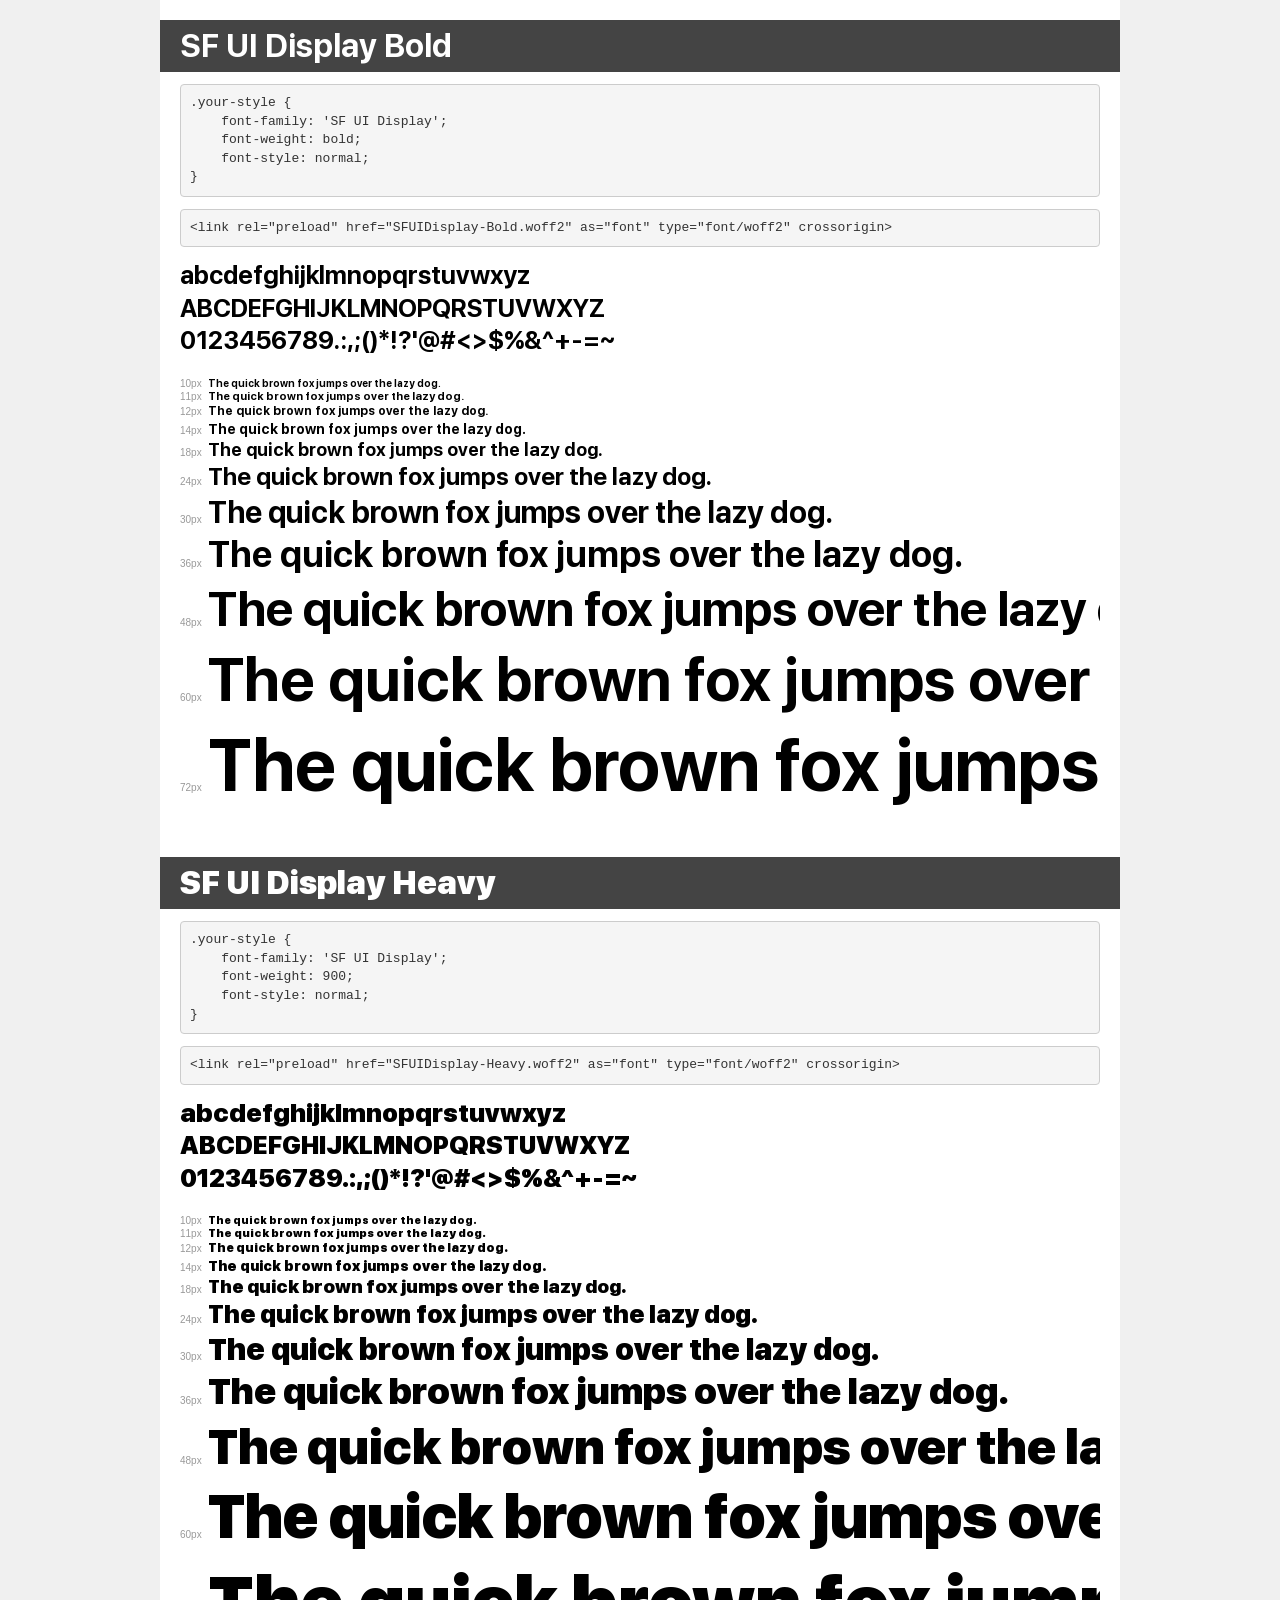
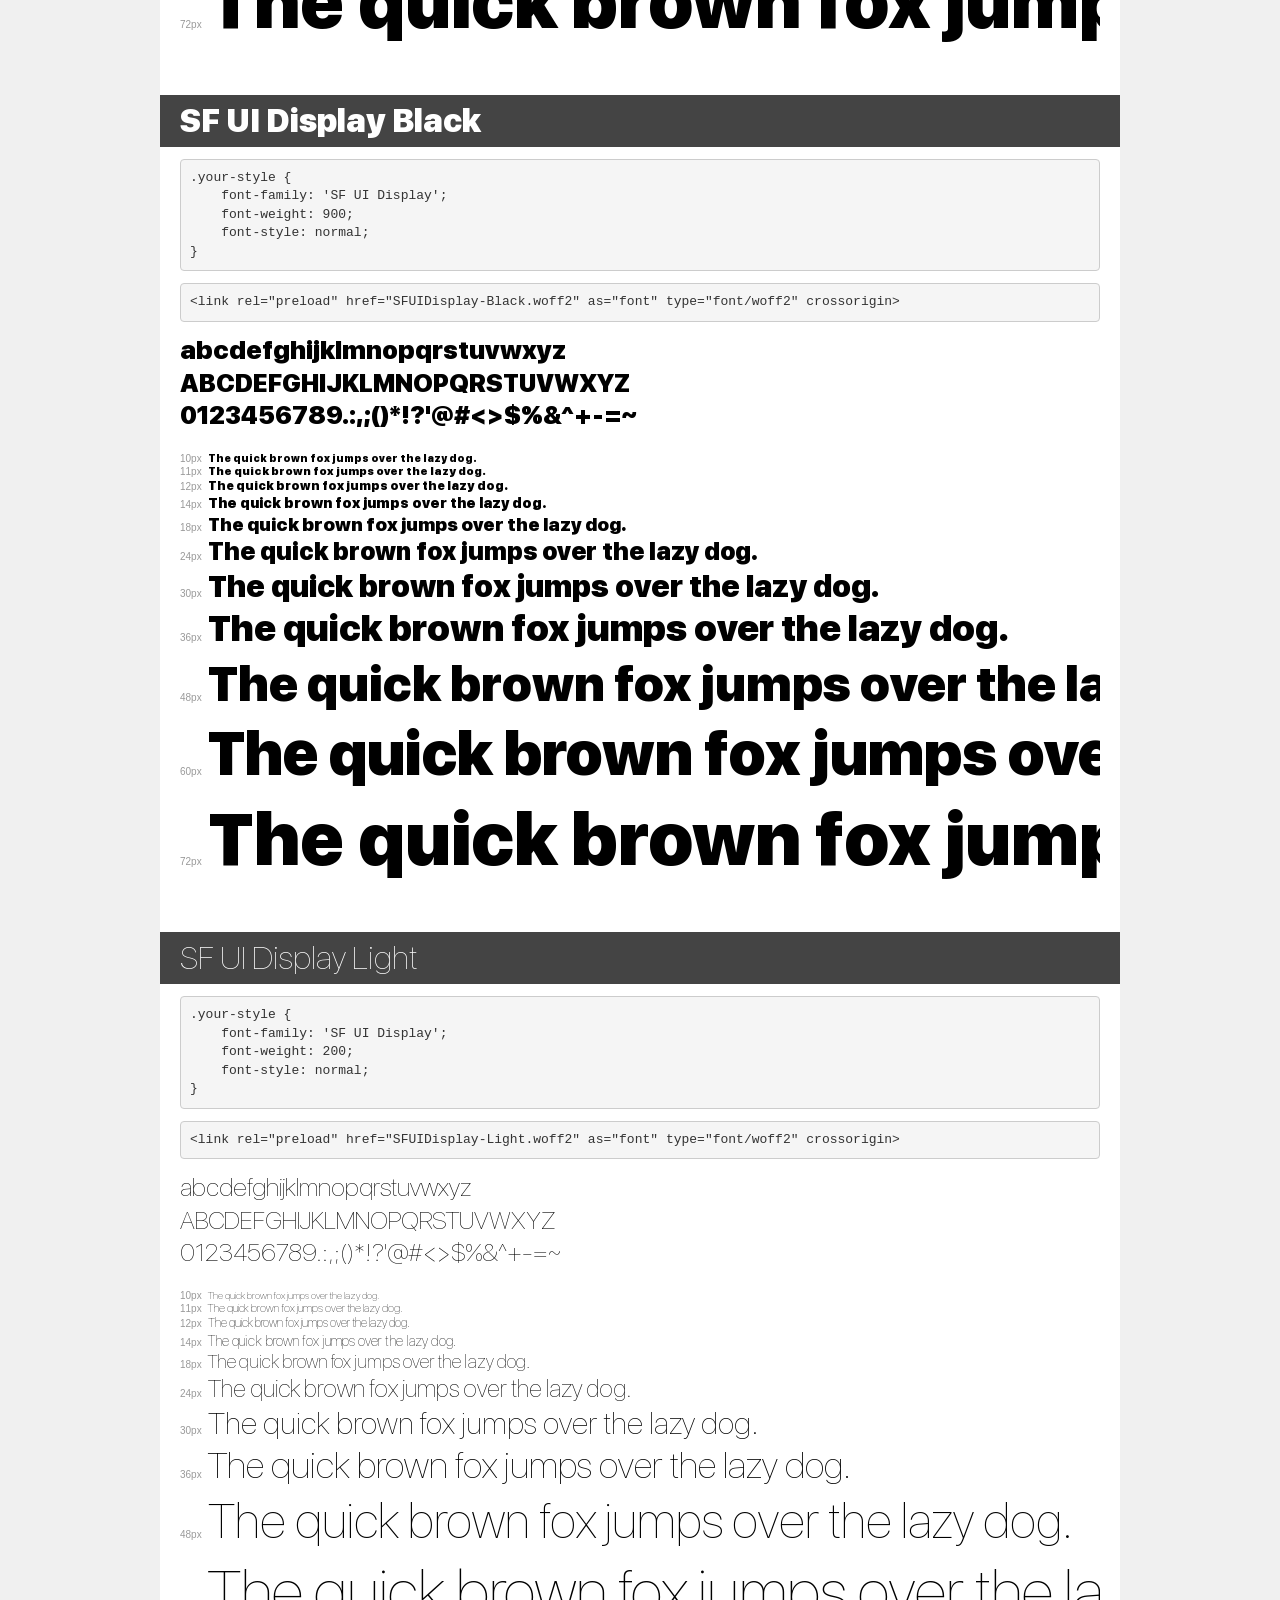
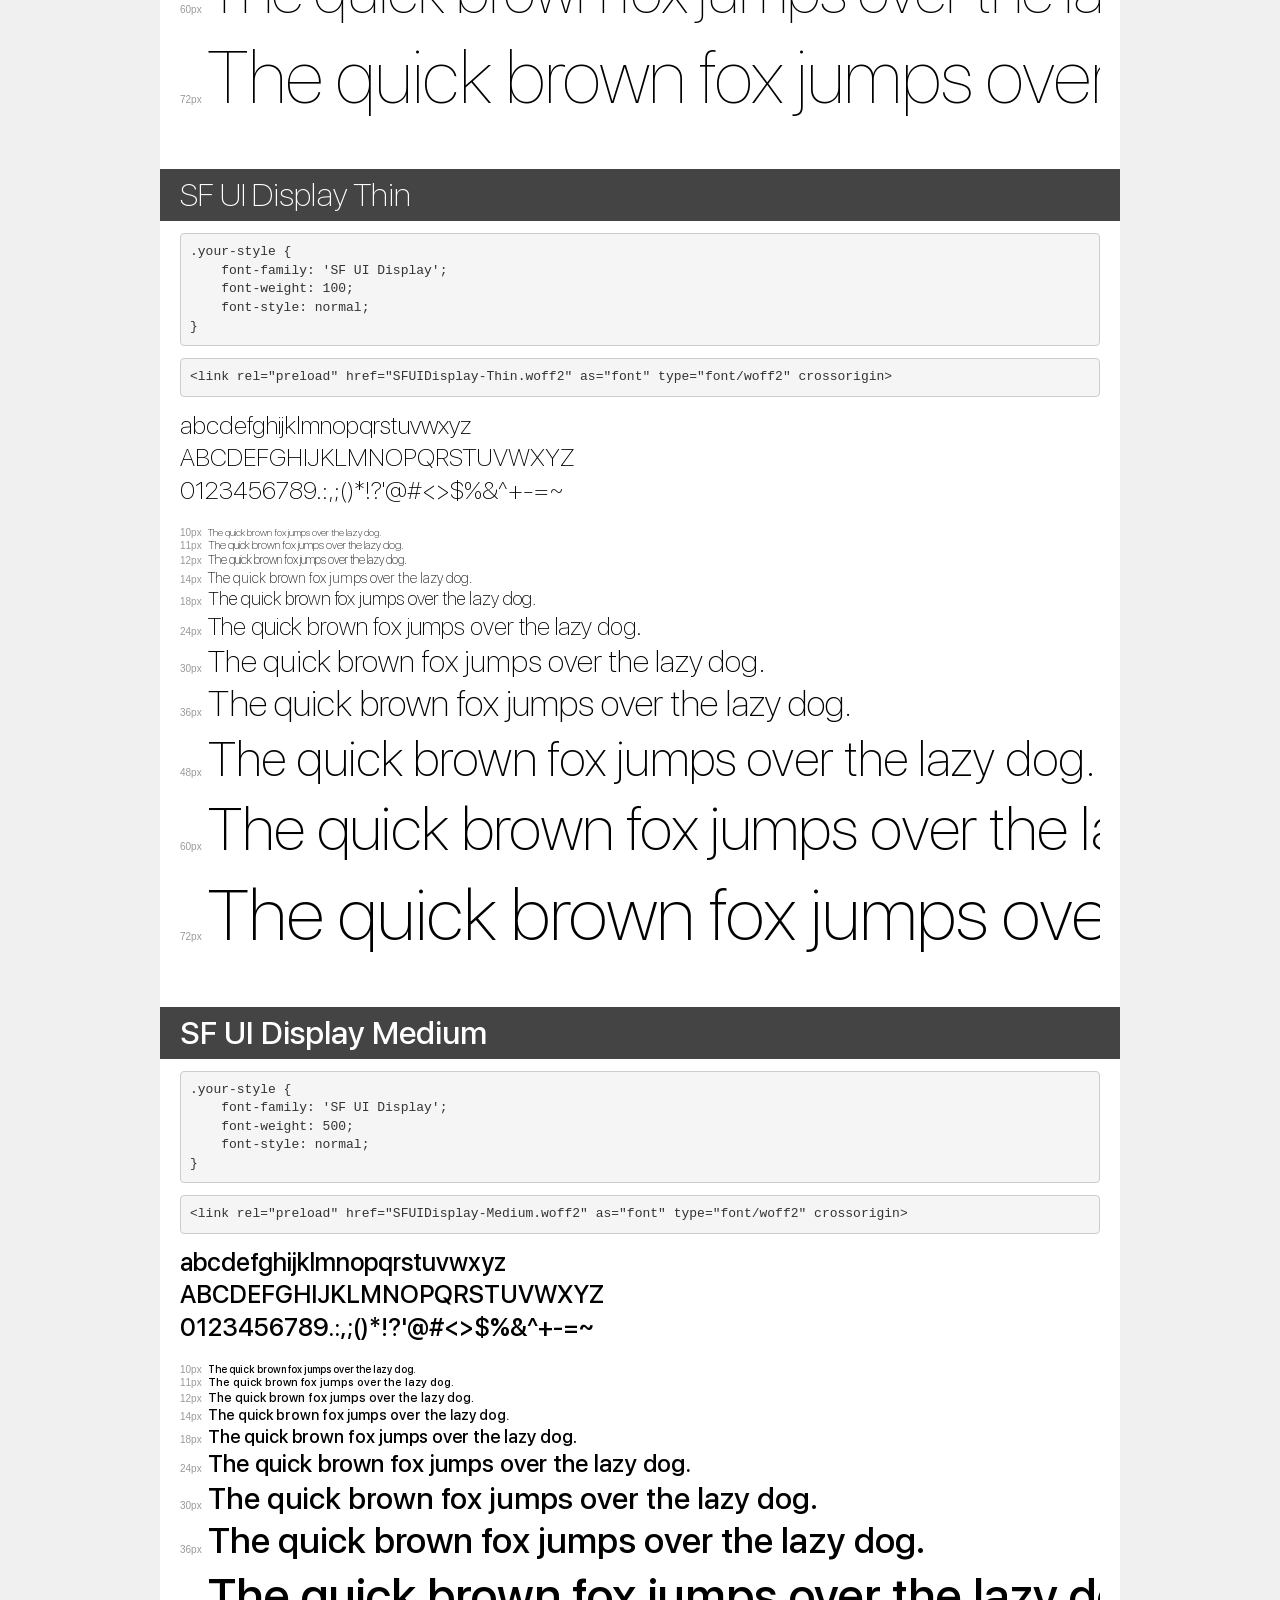
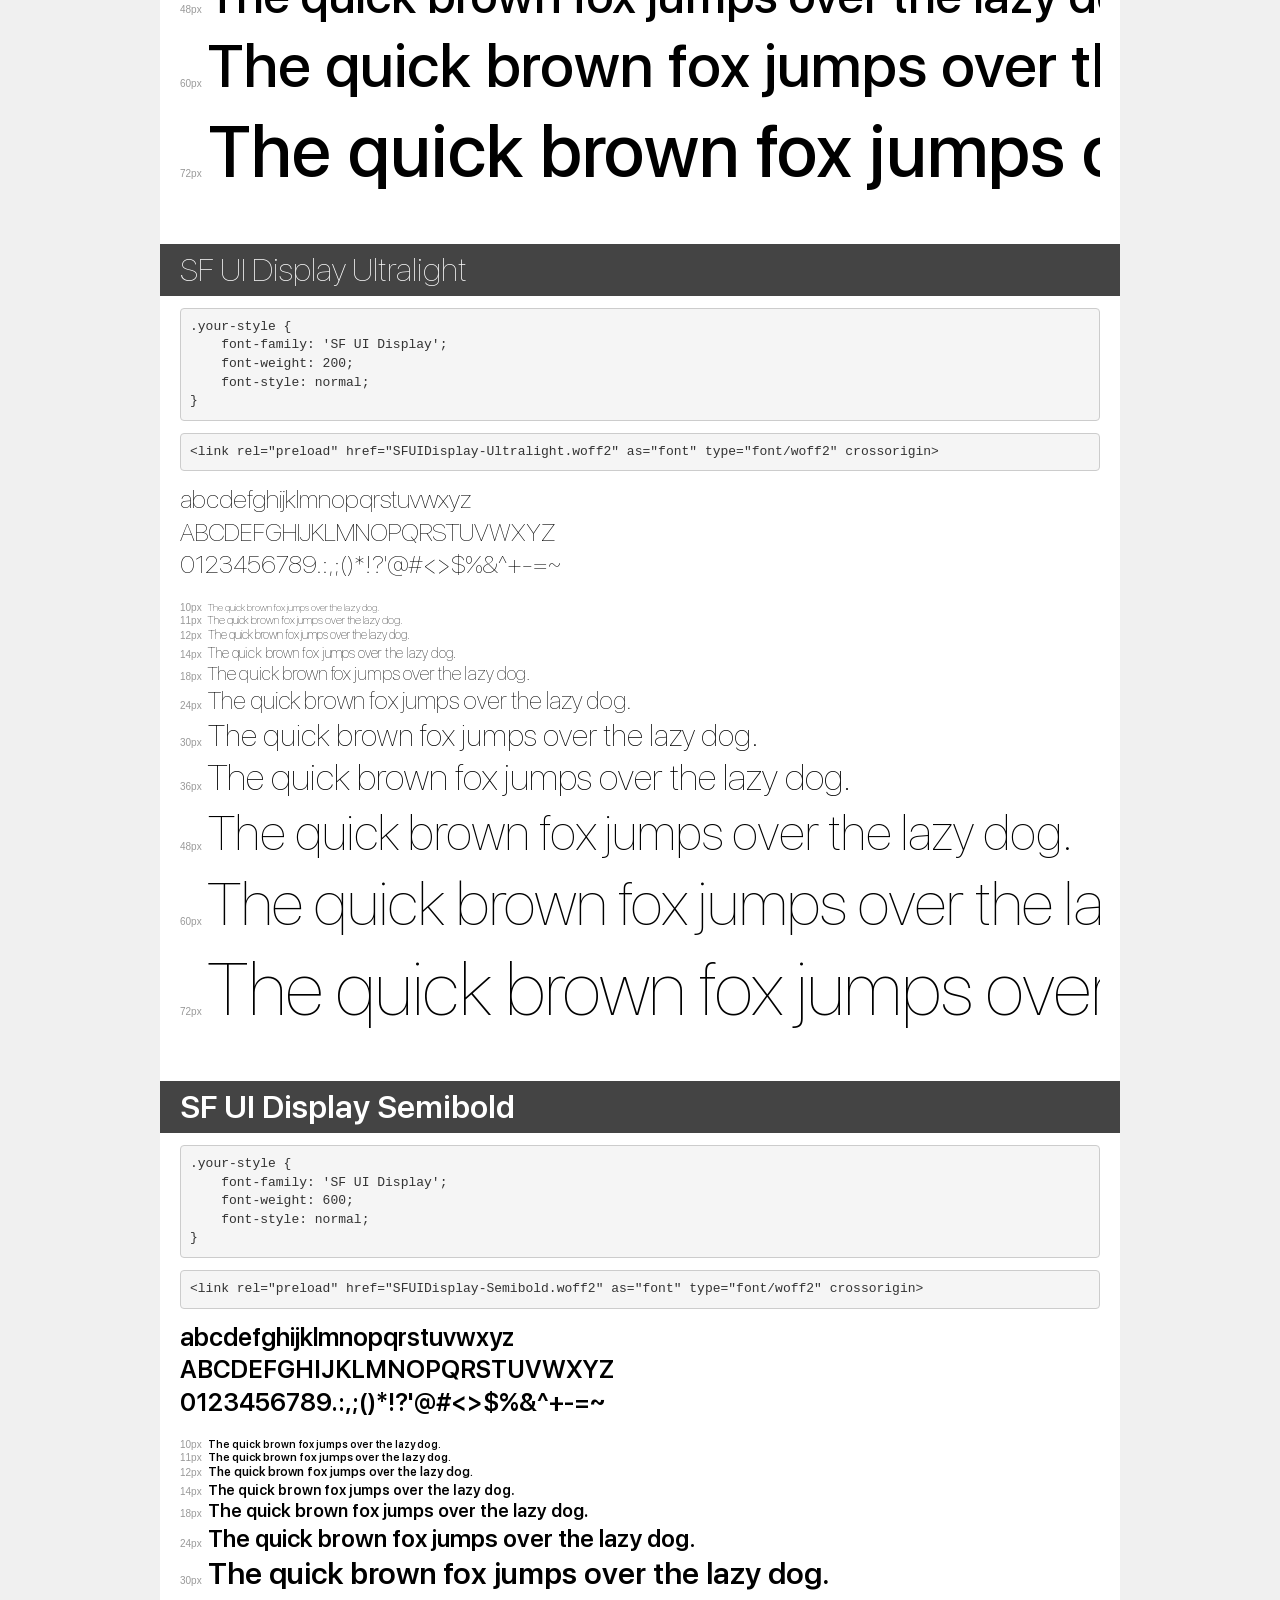
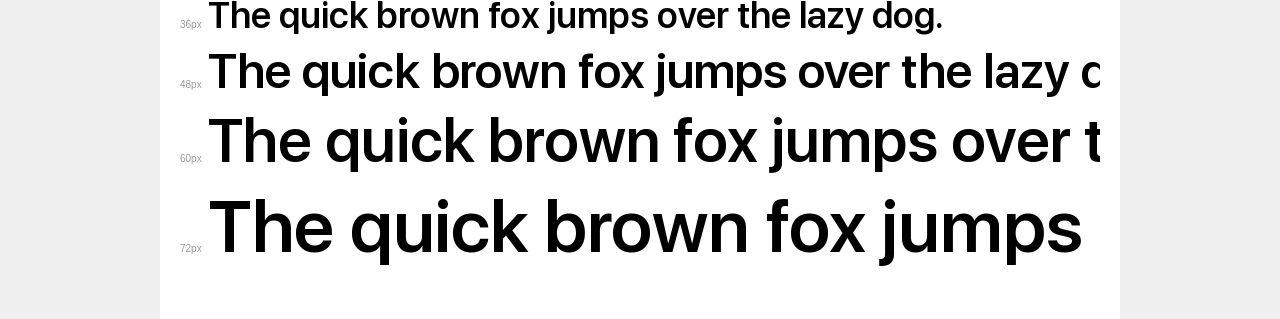
<file: assets/fonts/sfuidisplay/demo.html>
<!DOCTYPE html>
<html lang="en">
<head>
    <meta charset="utf-8">
    <meta http-equiv="X-UA-Compatible" content="IE=edge">
    <meta name="viewport" content="width=device-width, initial-scale=1">
    <meta name="robots" content="noindex, noarchive">
    <meta name="format-detection" content="telephone=no">
    <title>Transfonter demo</title>
    <link href="stylesheet.css" rel="stylesheet">
    <style>
        /*
        http://meyerweb.com/eric/tools/css/reset/
        v2.0 | 20110126
        License: none (public domain)
        */
        html, body, div, span, applet, object, iframe,
        h1, h2, h3, h4, h5, h6, p, blockquote, pre,
        a, abbr, acronym, address, big, cite, code,
        del, dfn, em, img, ins, kbd, q, s, samp,
        small, strike, strong, sub, sup, tt, var,
        b, u, i, center,
        dl, dt, dd, ol, ul, li,
        fieldset, form, label, legend,
        table, caption, tbody, tfoot, thead, tr, th, td,
        article, aside, canvas, details, embed,
        figure, figcaption, footer, header, hgroup,
        menu, nav, output, ruby, section, summary,
        time, mark, audio, video {
            margin: 0;
            padding: 0;
            border: 0;
            font-size: 100%;
            font: inherit;
            vertical-align: baseline;
        }
        /* HTML5 display-role reset for older browsers */
        article, aside, details, figcaption, figure,
        footer, header, hgroup, menu, nav, section {
            display: block;
        }
        body {
            line-height: 1;
        }
        ol, ul {
            list-style: none;
        }
        blockquote, q {
            quotes: none;
        }
        blockquote:before, blockquote:after,
        q:before, q:after {
            content: '';
            content: none;
        }
        table {
            border-collapse: collapse;
            border-spacing: 0;
        }
        /* demo styles */
        body {
            background: #f0f0f0;
            color: #000;
        }
        .page {
            background: #fff;
            width: 920px;
            margin: 0 auto;
            padding: 20px 20px 0 20px;
            overflow: hidden;
        }
        .font-container {
            overflow-x: auto;
            overflow-y: hidden;
            margin-bottom: 40px;
            line-height: 1.3;
            white-space: nowrap;
            padding-bottom: 5px;
        }
        h1 {
            position: relative;
            background: #444;
            font-size: 32px;
            color: #fff;
            padding: 10px 20px;
            margin: 0 -20px 12px -20px;
        }
        .letters {
            font-size: 25px;
            margin-bottom: 20px;
        }
        .s10:before {
            content: '10px';
        }
        .s11:before {
            content: '11px';
        }
        .s12:before {
            content: '12px';
        }
        .s14:before {
            content: '14px';
        }
        .s18:before {
            content: '18px';
        }
        .s24:before {
            content: '24px';
        }
        .s30:before {
            content: '30px';
        }
        .s36:before {
            content: '36px';
        }
        .s48:before {
            content: '48px';
        }
        .s60:before {
            content: '60px';
        }
        .s72:before {
            content: '72px';
        }
        .s10:before, .s11:before, .s12:before, .s14:before,
        .s18:before, .s24:before, .s30:before, .s36:before,
        .s48:before, .s60:before, .s72:before {
            font-family: Arial, sans-serif;
            font-size: 10px;
            font-weight: normal;
            font-style: normal;
            color: #999;
            padding-right: 6px;
        }
        pre {
            display: block;
            padding: 9px;
            margin: 0 0 12px;
            font-family: Monaco, Menlo, Consolas, "Courier New", monospace;
            font-size: 13px;
            line-height: 1.428571429;
            color: #333;
            font-weight: normal;
            font-style: normal;
            background-color: #f5f5f5;
            border: 1px solid #ccc;
            overflow-x: auto;
            border-radius: 4px;
        }
        /* responsive */
        @media (max-width: 959px) {
            .page {
                width: auto;
                margin: 0;
            }
        }
    </style>
</head>
<body>
<div class="page">
    <div class="demo">
        <h1 style="font-family: 'SF UI Display'; font-weight: bold; font-style: normal;">SF UI Display Bold</h1>
        <pre title="Usage">.your-style {
    font-family: 'SF UI Display';
    font-weight: bold;
    font-style: normal;
}</pre>
        <pre title="Preload (optional)">
&lt;link rel=&quot;preload&quot; href=&quot;SFUIDisplay-Bold.woff2&quot; as=&quot;font&quot; type=&quot;font/woff2&quot; crossorigin&gt;</pre>
        <div class="font-container" style="font-family: 'SF UI Display'; font-weight: bold; font-style: normal;">
            <p class="letters">
                abcdefghijklmnopqrstuvwxyz<br>
ABCDEFGHIJKLMNOPQRSTUVWXYZ<br>
                0123456789.:,;()*!?'@#&lt;&gt;$%&^+-=~
            </p>
            <p class="s10" style="font-size: 10px;">The quick brown fox jumps over the lazy dog.</p>
            <p class="s11" style="font-size: 11px;">The quick brown fox jumps over the lazy dog.</p>
            <p class="s12" style="font-size: 12px;">The quick brown fox jumps over the lazy dog.</p>
            <p class="s14" style="font-size: 14px;">The quick brown fox jumps over the lazy dog.</p>
            <p class="s18" style="font-size: 18px;">The quick brown fox jumps over the lazy dog.</p>
            <p class="s24" style="font-size: 24px;">The quick brown fox jumps over the lazy dog.</p>
            <p class="s30" style="font-size: 30px;">The quick brown fox jumps over the lazy dog.</p>
            <p class="s36" style="font-size: 36px;">The quick brown fox jumps over the lazy dog.</p>
            <p class="s48" style="font-size: 48px;">The quick brown fox jumps over the lazy dog.</p>
            <p class="s60" style="font-size: 60px;">The quick brown fox jumps over the lazy dog.</p>
            <p class="s72" style="font-size: 72px;">The quick brown fox jumps over the lazy dog.</p>
        </div>
    </div>

    <div class="demo">
        <h1 style="font-family: 'SF UI Display'; font-weight: 900; font-style: normal;">SF UI Display Heavy</h1>
        <pre title="Usage">.your-style {
    font-family: 'SF UI Display';
    font-weight: 900;
    font-style: normal;
}</pre>
        <pre title="Preload (optional)">
&lt;link rel=&quot;preload&quot; href=&quot;SFUIDisplay-Heavy.woff2&quot; as=&quot;font&quot; type=&quot;font/woff2&quot; crossorigin&gt;</pre>
        <div class="font-container" style="font-family: 'SF UI Display'; font-weight: 900; font-style: normal;">
            <p class="letters">
                abcdefghijklmnopqrstuvwxyz<br>
ABCDEFGHIJKLMNOPQRSTUVWXYZ<br>
                0123456789.:,;()*!?'@#&lt;&gt;$%&^+-=~
            </p>
            <p class="s10" style="font-size: 10px;">The quick brown fox jumps over the lazy dog.</p>
            <p class="s11" style="font-size: 11px;">The quick brown fox jumps over the lazy dog.</p>
            <p class="s12" style="font-size: 12px;">The quick brown fox jumps over the lazy dog.</p>
            <p class="s14" style="font-size: 14px;">The quick brown fox jumps over the lazy dog.</p>
            <p class="s18" style="font-size: 18px;">The quick brown fox jumps over the lazy dog.</p>
            <p class="s24" style="font-size: 24px;">The quick brown fox jumps over the lazy dog.</p>
            <p class="s30" style="font-size: 30px;">The quick brown fox jumps over the lazy dog.</p>
            <p class="s36" style="font-size: 36px;">The quick brown fox jumps over the lazy dog.</p>
            <p class="s48" style="font-size: 48px;">The quick brown fox jumps over the lazy dog.</p>
            <p class="s60" style="font-size: 60px;">The quick brown fox jumps over the lazy dog.</p>
            <p class="s72" style="font-size: 72px;">The quick brown fox jumps over the lazy dog.</p>
        </div>
    </div>

    <div class="demo">
        <h1 style="font-family: 'SF UI Display'; font-weight: 900; font-style: normal;">SF UI Display Black</h1>
        <pre title="Usage">.your-style {
    font-family: 'SF UI Display';
    font-weight: 900;
    font-style: normal;
}</pre>
        <pre title="Preload (optional)">
&lt;link rel=&quot;preload&quot; href=&quot;SFUIDisplay-Black.woff2&quot; as=&quot;font&quot; type=&quot;font/woff2&quot; crossorigin&gt;</pre>
        <div class="font-container" style="font-family: 'SF UI Display'; font-weight: 900; font-style: normal;">
            <p class="letters">
                abcdefghijklmnopqrstuvwxyz<br>
ABCDEFGHIJKLMNOPQRSTUVWXYZ<br>
                0123456789.:,;()*!?'@#&lt;&gt;$%&^+-=~
            </p>
            <p class="s10" style="font-size: 10px;">The quick brown fox jumps over the lazy dog.</p>
            <p class="s11" style="font-size: 11px;">The quick brown fox jumps over the lazy dog.</p>
            <p class="s12" style="font-size: 12px;">The quick brown fox jumps over the lazy dog.</p>
            <p class="s14" style="font-size: 14px;">The quick brown fox jumps over the lazy dog.</p>
            <p class="s18" style="font-size: 18px;">The quick brown fox jumps over the lazy dog.</p>
            <p class="s24" style="font-size: 24px;">The quick brown fox jumps over the lazy dog.</p>
            <p class="s30" style="font-size: 30px;">The quick brown fox jumps over the lazy dog.</p>
            <p class="s36" style="font-size: 36px;">The quick brown fox jumps over the lazy dog.</p>
            <p class="s48" style="font-size: 48px;">The quick brown fox jumps over the lazy dog.</p>
            <p class="s60" style="font-size: 60px;">The quick brown fox jumps over the lazy dog.</p>
            <p class="s72" style="font-size: 72px;">The quick brown fox jumps over the lazy dog.</p>
        </div>
    </div>

    <div class="demo">
        <h1 style="font-family: 'SF UI Display'; font-weight: 200; font-style: normal;">SF UI Display Light</h1>
        <pre title="Usage">.your-style {
    font-family: 'SF UI Display';
    font-weight: 200;
    font-style: normal;
}</pre>
        <pre title="Preload (optional)">
&lt;link rel=&quot;preload&quot; href=&quot;SFUIDisplay-Light.woff2&quot; as=&quot;font&quot; type=&quot;font/woff2&quot; crossorigin&gt;</pre>
        <div class="font-container" style="font-family: 'SF UI Display'; font-weight: 200; font-style: normal;">
            <p class="letters">
                abcdefghijklmnopqrstuvwxyz<br>
ABCDEFGHIJKLMNOPQRSTUVWXYZ<br>
                0123456789.:,;()*!?'@#&lt;&gt;$%&^+-=~
            </p>
            <p class="s10" style="font-size: 10px;">The quick brown fox jumps over the lazy dog.</p>
            <p class="s11" style="font-size: 11px;">The quick brown fox jumps over the lazy dog.</p>
            <p class="s12" style="font-size: 12px;">The quick brown fox jumps over the lazy dog.</p>
            <p class="s14" style="font-size: 14px;">The quick brown fox jumps over the lazy dog.</p>
            <p class="s18" style="font-size: 18px;">The quick brown fox jumps over the lazy dog.</p>
            <p class="s24" style="font-size: 24px;">The quick brown fox jumps over the lazy dog.</p>
            <p class="s30" style="font-size: 30px;">The quick brown fox jumps over the lazy dog.</p>
            <p class="s36" style="font-size: 36px;">The quick brown fox jumps over the lazy dog.</p>
            <p class="s48" style="font-size: 48px;">The quick brown fox jumps over the lazy dog.</p>
            <p class="s60" style="font-size: 60px;">The quick brown fox jumps over the lazy dog.</p>
            <p class="s72" style="font-size: 72px;">The quick brown fox jumps over the lazy dog.</p>
        </div>
    </div>

    <div class="demo">
        <h1 style="font-family: 'SF UI Display'; font-weight: 100; font-style: normal;">SF UI Display Thin</h1>
        <pre title="Usage">.your-style {
    font-family: 'SF UI Display';
    font-weight: 100;
    font-style: normal;
}</pre>
        <pre title="Preload (optional)">
&lt;link rel=&quot;preload&quot; href=&quot;SFUIDisplay-Thin.woff2&quot; as=&quot;font&quot; type=&quot;font/woff2&quot; crossorigin&gt;</pre>
        <div class="font-container" style="font-family: 'SF UI Display'; font-weight: 100; font-style: normal;">
            <p class="letters">
                abcdefghijklmnopqrstuvwxyz<br>
ABCDEFGHIJKLMNOPQRSTUVWXYZ<br>
                0123456789.:,;()*!?'@#&lt;&gt;$%&^+-=~
            </p>
            <p class="s10" style="font-size: 10px;">The quick brown fox jumps over the lazy dog.</p>
            <p class="s11" style="font-size: 11px;">The quick brown fox jumps over the lazy dog.</p>
            <p class="s12" style="font-size: 12px;">The quick brown fox jumps over the lazy dog.</p>
            <p class="s14" style="font-size: 14px;">The quick brown fox jumps over the lazy dog.</p>
            <p class="s18" style="font-size: 18px;">The quick brown fox jumps over the lazy dog.</p>
            <p class="s24" style="font-size: 24px;">The quick brown fox jumps over the lazy dog.</p>
            <p class="s30" style="font-size: 30px;">The quick brown fox jumps over the lazy dog.</p>
            <p class="s36" style="font-size: 36px;">The quick brown fox jumps over the lazy dog.</p>
            <p class="s48" style="font-size: 48px;">The quick brown fox jumps over the lazy dog.</p>
            <p class="s60" style="font-size: 60px;">The quick brown fox jumps over the lazy dog.</p>
            <p class="s72" style="font-size: 72px;">The quick brown fox jumps over the lazy dog.</p>
        </div>
    </div>

    <div class="demo">
        <h1 style="font-family: 'SF UI Display'; font-weight: 500; font-style: normal;">SF UI Display Medium</h1>
        <pre title="Usage">.your-style {
    font-family: 'SF UI Display';
    font-weight: 500;
    font-style: normal;
}</pre>
        <pre title="Preload (optional)">
&lt;link rel=&quot;preload&quot; href=&quot;SFUIDisplay-Medium.woff2&quot; as=&quot;font&quot; type=&quot;font/woff2&quot; crossorigin&gt;</pre>
        <div class="font-container" style="font-family: 'SF UI Display'; font-weight: 500; font-style: normal;">
            <p class="letters">
                abcdefghijklmnopqrstuvwxyz<br>
ABCDEFGHIJKLMNOPQRSTUVWXYZ<br>
                0123456789.:,;()*!?'@#&lt;&gt;$%&^+-=~
            </p>
            <p class="s10" style="font-size: 10px;">The quick brown fox jumps over the lazy dog.</p>
            <p class="s11" style="font-size: 11px;">The quick brown fox jumps over the lazy dog.</p>
            <p class="s12" style="font-size: 12px;">The quick brown fox jumps over the lazy dog.</p>
            <p class="s14" style="font-size: 14px;">The quick brown fox jumps over the lazy dog.</p>
            <p class="s18" style="font-size: 18px;">The quick brown fox jumps over the lazy dog.</p>
            <p class="s24" style="font-size: 24px;">The quick brown fox jumps over the lazy dog.</p>
            <p class="s30" style="font-size: 30px;">The quick brown fox jumps over the lazy dog.</p>
            <p class="s36" style="font-size: 36px;">The quick brown fox jumps over the lazy dog.</p>
            <p class="s48" style="font-size: 48px;">The quick brown fox jumps over the lazy dog.</p>
            <p class="s60" style="font-size: 60px;">The quick brown fox jumps over the lazy dog.</p>
            <p class="s72" style="font-size: 72px;">The quick brown fox jumps over the lazy dog.</p>
        </div>
    </div>

    <div class="demo">
        <h1 style="font-family: 'SF UI Display'; font-weight: 200; font-style: normal;">SF UI Display Ultralight</h1>
        <pre title="Usage">.your-style {
    font-family: 'SF UI Display';
    font-weight: 200;
    font-style: normal;
}</pre>
        <pre title="Preload (optional)">
&lt;link rel=&quot;preload&quot; href=&quot;SFUIDisplay-Ultralight.woff2&quot; as=&quot;font&quot; type=&quot;font/woff2&quot; crossorigin&gt;</pre>
        <div class="font-container" style="font-family: 'SF UI Display'; font-weight: 200; font-style: normal;">
            <p class="letters">
                abcdefghijklmnopqrstuvwxyz<br>
ABCDEFGHIJKLMNOPQRSTUVWXYZ<br>
                0123456789.:,;()*!?'@#&lt;&gt;$%&^+-=~
            </p>
            <p class="s10" style="font-size: 10px;">The quick brown fox jumps over the lazy dog.</p>
            <p class="s11" style="font-size: 11px;">The quick brown fox jumps over the lazy dog.</p>
            <p class="s12" style="font-size: 12px;">The quick brown fox jumps over the lazy dog.</p>
            <p class="s14" style="font-size: 14px;">The quick brown fox jumps over the lazy dog.</p>
            <p class="s18" style="font-size: 18px;">The quick brown fox jumps over the lazy dog.</p>
            <p class="s24" style="font-size: 24px;">The quick brown fox jumps over the lazy dog.</p>
            <p class="s30" style="font-size: 30px;">The quick brown fox jumps over the lazy dog.</p>
            <p class="s36" style="font-size: 36px;">The quick brown fox jumps over the lazy dog.</p>
            <p class="s48" style="font-size: 48px;">The quick brown fox jumps over the lazy dog.</p>
            <p class="s60" style="font-size: 60px;">The quick brown fox jumps over the lazy dog.</p>
            <p class="s72" style="font-size: 72px;">The quick brown fox jumps over the lazy dog.</p>
        </div>
    </div>

    <div class="demo">
        <h1 style="font-family: 'SF UI Display'; font-weight: 600; font-style: normal;">SF UI Display Semibold</h1>
        <pre title="Usage">.your-style {
    font-family: 'SF UI Display';
    font-weight: 600;
    font-style: normal;
}</pre>
        <pre title="Preload (optional)">
&lt;link rel=&quot;preload&quot; href=&quot;SFUIDisplay-Semibold.woff2&quot; as=&quot;font&quot; type=&quot;font/woff2&quot; crossorigin&gt;</pre>
        <div class="font-container" style="font-family: 'SF UI Display'; font-weight: 600; font-style: normal;">
            <p class="letters">
                abcdefghijklmnopqrstuvwxyz<br>
ABCDEFGHIJKLMNOPQRSTUVWXYZ<br>
                0123456789.:,;()*!?'@#&lt;&gt;$%&^+-=~
            </p>
            <p class="s10" style="font-size: 10px;">The quick brown fox jumps over the lazy dog.</p>
            <p class="s11" style="font-size: 11px;">The quick brown fox jumps over the lazy dog.</p>
            <p class="s12" style="font-size: 12px;">The quick brown fox jumps over the lazy dog.</p>
            <p class="s14" style="font-size: 14px;">The quick brown fox jumps over the lazy dog.</p>
            <p class="s18" style="font-size: 18px;">The quick brown fox jumps over the lazy dog.</p>
            <p class="s24" style="font-size: 24px;">The quick brown fox jumps over the lazy dog.</p>
            <p class="s30" style="font-size: 30px;">The quick brown fox jumps over the lazy dog.</p>
            <p class="s36" style="font-size: 36px;">The quick brown fox jumps over the lazy dog.</p>
            <p class="s48" style="font-size: 48px;">The quick brown fox jumps over the lazy dog.</p>
            <p class="s60" style="font-size: 60px;">The quick brown fox jumps over the lazy dog.</p>
            <p class="s72" style="font-size: 72px;">The quick brown fox jumps over the lazy dog.</p>
        </div>
    </div>

</div>
</body>
</html>
</file>
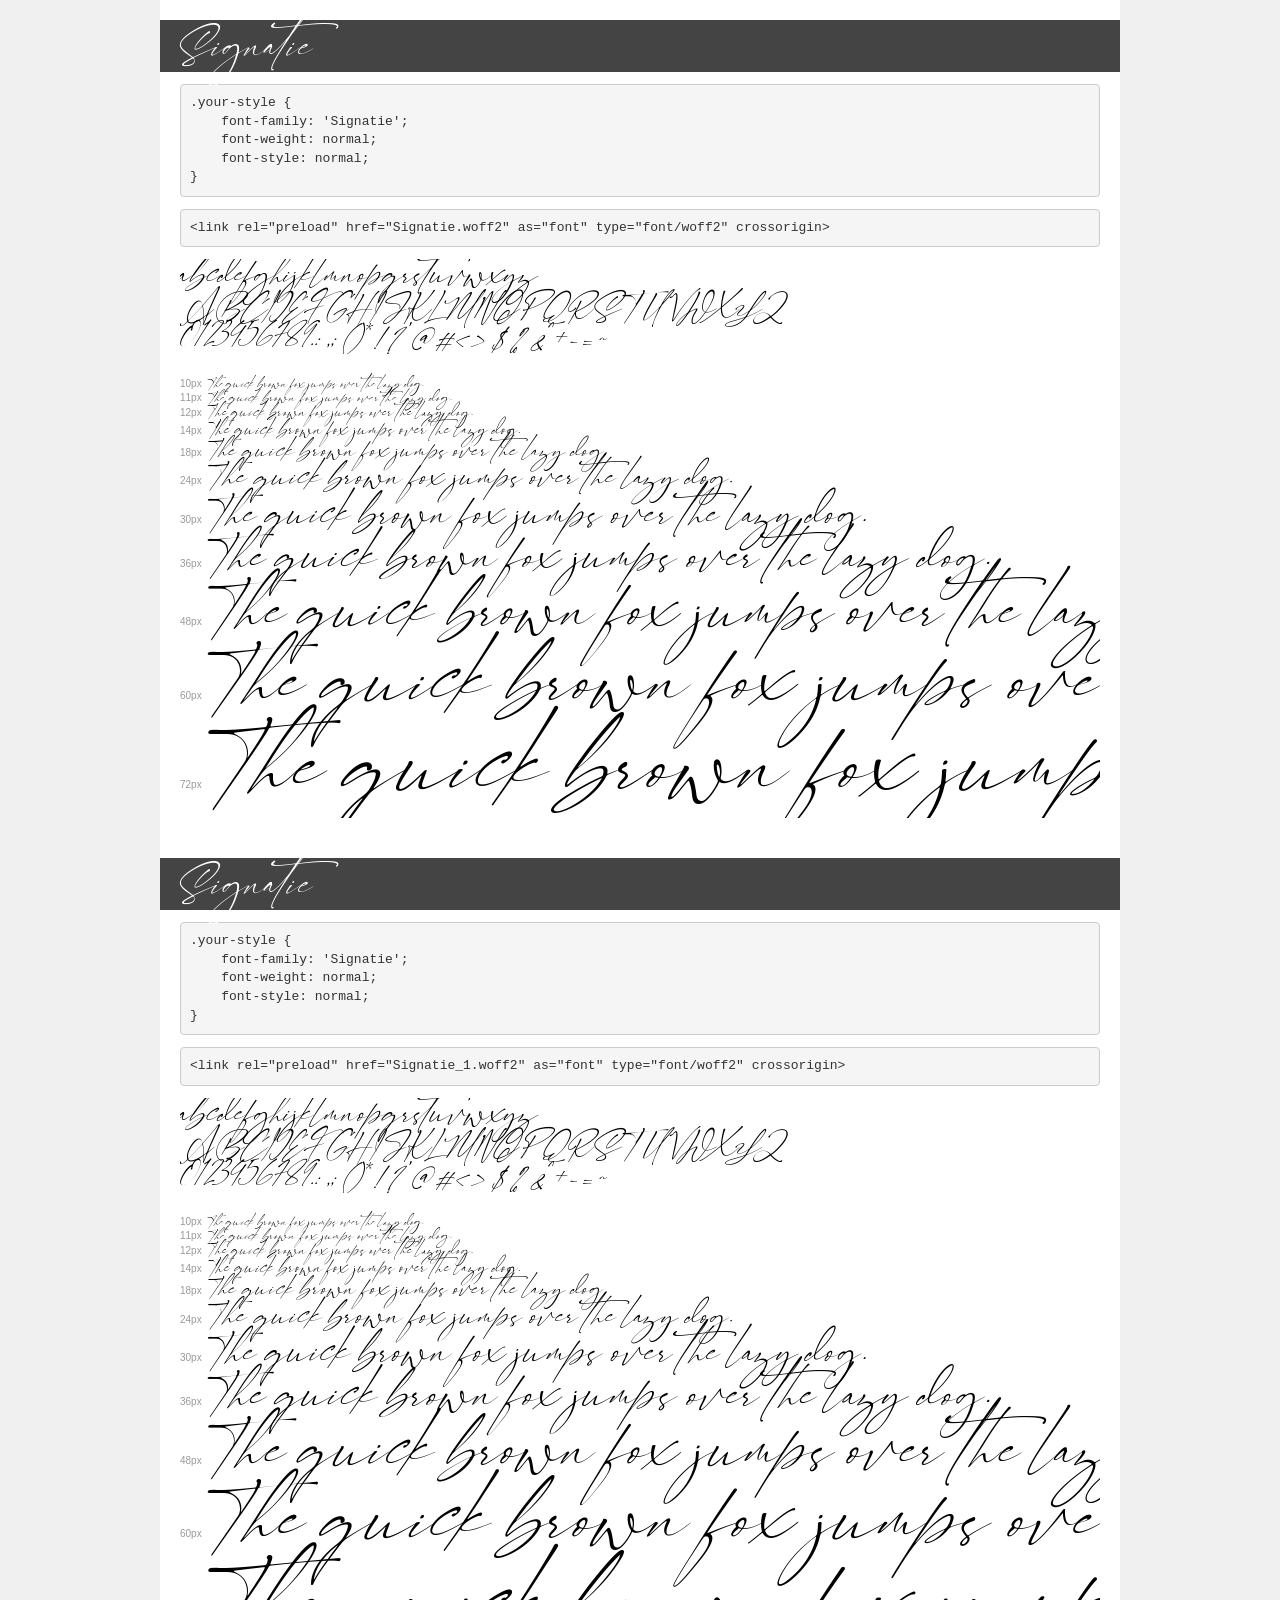
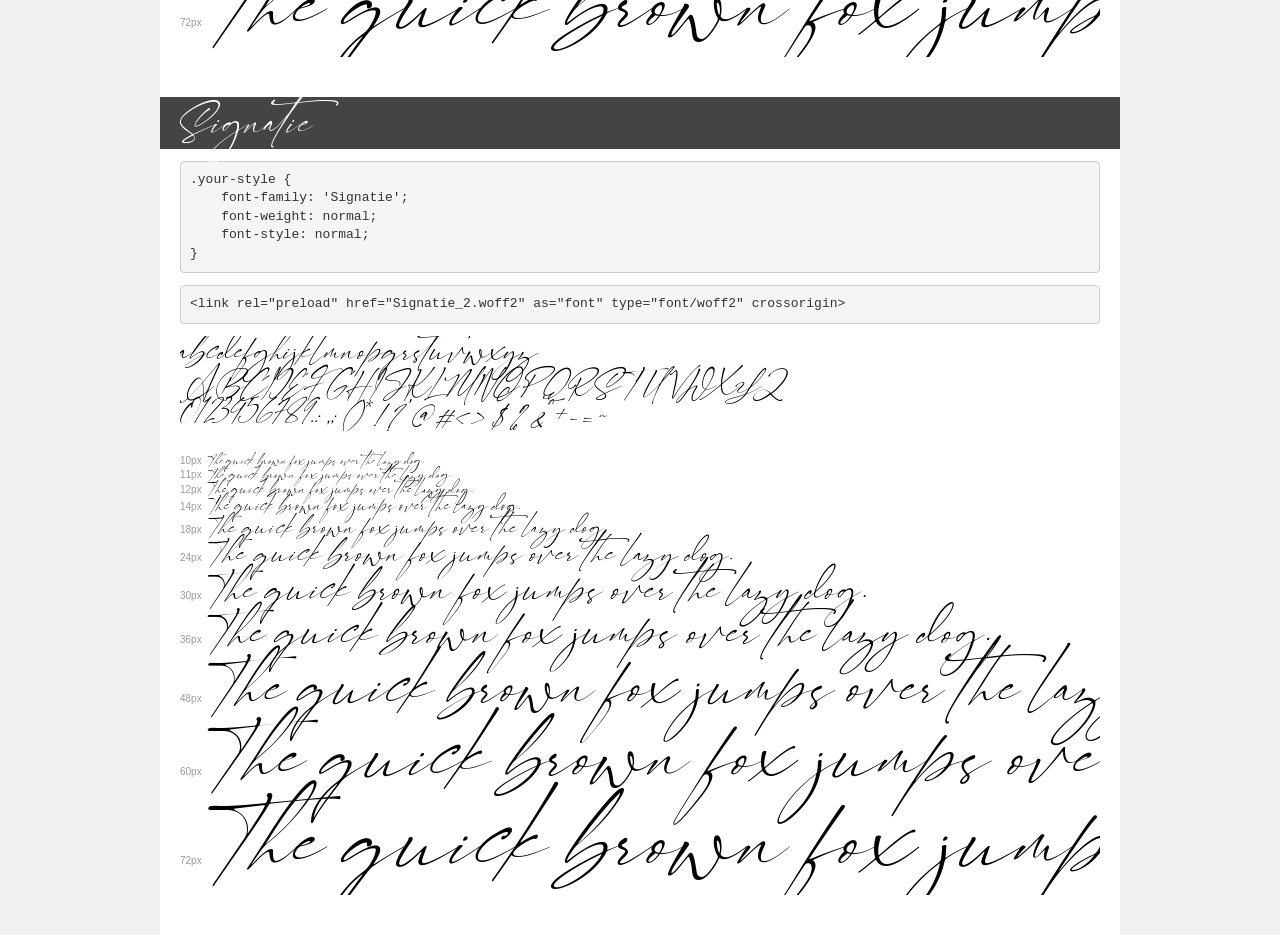
<file: assets/fonts/signatie/demo.html>
<!DOCTYPE html>
<html lang="en">
<head>
    <meta charset="utf-8">
    <meta http-equiv="X-UA-Compatible" content="IE=edge">
    <meta name="viewport" content="width=device-width, initial-scale=1">
    <meta name="robots" content="noindex, noarchive">
    <meta name="format-detection" content="telephone=no">
    <title>Transfonter demo</title>
    <link href="stylesheet.css" rel="stylesheet">
    <style>
        /*
        http://meyerweb.com/eric/tools/css/reset/
        v2.0 | 20110126
        License: none (public domain)
        */
        html, body, div, span, applet, object, iframe,
        h1, h2, h3, h4, h5, h6, p, blockquote, pre,
        a, abbr, acronym, address, big, cite, code,
        del, dfn, em, img, ins, kbd, q, s, samp,
        small, strike, strong, sub, sup, tt, var,
        b, u, i, center,
        dl, dt, dd, ol, ul, li,
        fieldset, form, label, legend,
        table, caption, tbody, tfoot, thead, tr, th, td,
        article, aside, canvas, details, embed,
        figure, figcaption, footer, header, hgroup,
        menu, nav, output, ruby, section, summary,
        time, mark, audio, video {
            margin: 0;
            padding: 0;
            border: 0;
            font-size: 100%;
            font: inherit;
            vertical-align: baseline;
        }
        /* HTML5 display-role reset for older browsers */
        article, aside, details, figcaption, figure,
        footer, header, hgroup, menu, nav, section {
            display: block;
        }
        body {
            line-height: 1;
        }
        ol, ul {
            list-style: none;
        }
        blockquote, q {
            quotes: none;
        }
        blockquote:before, blockquote:after,
        q:before, q:after {
            content: '';
            content: none;
        }
        table {
            border-collapse: collapse;
            border-spacing: 0;
        }
        /* demo styles */
        body {
            background: #f0f0f0;
            color: #000;
        }
        .page {
            background: #fff;
            width: 920px;
            margin: 0 auto;
            padding: 20px 20px 0 20px;
            overflow: hidden;
        }
        .font-container {
            overflow-x: auto;
            overflow-y: hidden;
            margin-bottom: 40px;
            line-height: 1.3;
            white-space: nowrap;
            padding-bottom: 5px;
        }
        h1 {
            position: relative;
            background: #444;
            font-size: 32px;
            color: #fff;
            padding: 10px 20px;
            margin: 0 -20px 12px -20px;
        }
        .letters {
            font-size: 25px;
            margin-bottom: 20px;
        }
        .s10:before {
            content: '10px';
        }
        .s11:before {
            content: '11px';
        }
        .s12:before {
            content: '12px';
        }
        .s14:before {
            content: '14px';
        }
        .s18:before {
            content: '18px';
        }
        .s24:before {
            content: '24px';
        }
        .s30:before {
            content: '30px';
        }
        .s36:before {
            content: '36px';
        }
        .s48:before {
            content: '48px';
        }
        .s60:before {
            content: '60px';
        }
        .s72:before {
            content: '72px';
        }
        .s10:before, .s11:before, .s12:before, .s14:before,
        .s18:before, .s24:before, .s30:before, .s36:before,
        .s48:before, .s60:before, .s72:before {
            font-family: Arial, sans-serif;
            font-size: 10px;
            font-weight: normal;
            font-style: normal;
            color: #999;
            padding-right: 6px;
        }
        pre {
            display: block;
            padding: 9px;
            margin: 0 0 12px;
            font-family: Monaco, Menlo, Consolas, "Courier New", monospace;
            font-size: 13px;
            line-height: 1.428571429;
            color: #333;
            font-weight: normal;
            font-style: normal;
            background-color: #f5f5f5;
            border: 1px solid #ccc;
            overflow-x: auto;
            border-radius: 4px;
        }
        /* responsive */
        @media (max-width: 959px) {
            .page {
                width: auto;
                margin: 0;
            }
        }
    </style>
</head>
<body>
<div class="page">
    <div class="demo">
        <h1 style="font-family: 'Signatie'; font-weight: normal; font-style: normal;">Signatie</h1>
        <pre title="Usage">.your-style {
    font-family: 'Signatie';
    font-weight: normal;
    font-style: normal;
}</pre>
        <pre title="Preload (optional)">
&lt;link rel=&quot;preload&quot; href=&quot;Signatie.woff2&quot; as=&quot;font&quot; type=&quot;font/woff2&quot; crossorigin&gt;</pre>
        <div class="font-container" style="font-family: 'Signatie'; font-weight: normal; font-style: normal;">
            <p class="letters">
                abcdefghijklmnopqrstuvwxyz<br>
ABCDEFGHIJKLMNOPQRSTUVWXYZ<br>
                0123456789.:,;()*!?'@#&lt;&gt;$%&^+-=~
            </p>
            <p class="s10" style="font-size: 10px;">The quick brown fox jumps over the lazy dog.</p>
            <p class="s11" style="font-size: 11px;">The quick brown fox jumps over the lazy dog.</p>
            <p class="s12" style="font-size: 12px;">The quick brown fox jumps over the lazy dog.</p>
            <p class="s14" style="font-size: 14px;">The quick brown fox jumps over the lazy dog.</p>
            <p class="s18" style="font-size: 18px;">The quick brown fox jumps over the lazy dog.</p>
            <p class="s24" style="font-size: 24px;">The quick brown fox jumps over the lazy dog.</p>
            <p class="s30" style="font-size: 30px;">The quick brown fox jumps over the lazy dog.</p>
            <p class="s36" style="font-size: 36px;">The quick brown fox jumps over the lazy dog.</p>
            <p class="s48" style="font-size: 48px;">The quick brown fox jumps over the lazy dog.</p>
            <p class="s60" style="font-size: 60px;">The quick brown fox jumps over the lazy dog.</p>
            <p class="s72" style="font-size: 72px;">The quick brown fox jumps over the lazy dog.</p>
        </div>
    </div>

    <div class="demo">
        <h1 style="font-family: 'Signatie'; font-weight: normal; font-style: normal;">Signatie</h1>
        <pre title="Usage">.your-style {
    font-family: 'Signatie';
    font-weight: normal;
    font-style: normal;
}</pre>
        <pre title="Preload (optional)">
&lt;link rel=&quot;preload&quot; href=&quot;Signatie_1.woff2&quot; as=&quot;font&quot; type=&quot;font/woff2&quot; crossorigin&gt;</pre>
        <div class="font-container" style="font-family: 'Signatie'; font-weight: normal; font-style: normal;">
            <p class="letters">
                abcdefghijklmnopqrstuvwxyz<br>
ABCDEFGHIJKLMNOPQRSTUVWXYZ<br>
                0123456789.:,;()*!?'@#&lt;&gt;$%&^+-=~
            </p>
            <p class="s10" style="font-size: 10px;">The quick brown fox jumps over the lazy dog.</p>
            <p class="s11" style="font-size: 11px;">The quick brown fox jumps over the lazy dog.</p>
            <p class="s12" style="font-size: 12px;">The quick brown fox jumps over the lazy dog.</p>
            <p class="s14" style="font-size: 14px;">The quick brown fox jumps over the lazy dog.</p>
            <p class="s18" style="font-size: 18px;">The quick brown fox jumps over the lazy dog.</p>
            <p class="s24" style="font-size: 24px;">The quick brown fox jumps over the lazy dog.</p>
            <p class="s30" style="font-size: 30px;">The quick brown fox jumps over the lazy dog.</p>
            <p class="s36" style="font-size: 36px;">The quick brown fox jumps over the lazy dog.</p>
            <p class="s48" style="font-size: 48px;">The quick brown fox jumps over the lazy dog.</p>
            <p class="s60" style="font-size: 60px;">The quick brown fox jumps over the lazy dog.</p>
            <p class="s72" style="font-size: 72px;">The quick brown fox jumps over the lazy dog.</p>
        </div>
    </div>

    <div class="demo">
        <h1 style="font-family: 'Signatie'; font-weight: normal; font-style: normal;">Signatie</h1>
        <pre title="Usage">.your-style {
    font-family: 'Signatie';
    font-weight: normal;
    font-style: normal;
}</pre>
        <pre title="Preload (optional)">
&lt;link rel=&quot;preload&quot; href=&quot;Signatie_2.woff2&quot; as=&quot;font&quot; type=&quot;font/woff2&quot; crossorigin&gt;</pre>
        <div class="font-container" style="font-family: 'Signatie'; font-weight: normal; font-style: normal;">
            <p class="letters">
                abcdefghijklmnopqrstuvwxyz<br>
ABCDEFGHIJKLMNOPQRSTUVWXYZ<br>
                0123456789.:,;()*!?'@#&lt;&gt;$%&^+-=~
            </p>
            <p class="s10" style="font-size: 10px;">The quick brown fox jumps over the lazy dog.</p>
            <p class="s11" style="font-size: 11px;">The quick brown fox jumps over the lazy dog.</p>
            <p class="s12" style="font-size: 12px;">The quick brown fox jumps over the lazy dog.</p>
            <p class="s14" style="font-size: 14px;">The quick brown fox jumps over the lazy dog.</p>
            <p class="s18" style="font-size: 18px;">The quick brown fox jumps over the lazy dog.</p>
            <p class="s24" style="font-size: 24px;">The quick brown fox jumps over the lazy dog.</p>
            <p class="s30" style="font-size: 30px;">The quick brown fox jumps over the lazy dog.</p>
            <p class="s36" style="font-size: 36px;">The quick brown fox jumps over the lazy dog.</p>
            <p class="s48" style="font-size: 48px;">The quick brown fox jumps over the lazy dog.</p>
            <p class="s60" style="font-size: 60px;">The quick brown fox jumps over the lazy dog.</p>
            <p class="s72" style="font-size: 72px;">The quick brown fox jumps over the lazy dog.</p>
        </div>
    </div>

</div>
</body>
</html>
</file>
<file: assets/fonts/sfuidisplay/stylesheet.css>
@font-face {
    font-family: 'SF UI Display';
    src: url('SFUIDisplay-Bold.eot');
    src: url('SFUIDisplay-Bold.eot?#iefix') format('embedded-opentype'),
        url('SFUIDisplay-Bold.woff2') format('woff2'),
        url('SFUIDisplay-Bold.woff') format('woff'),
        url('SFUIDisplay-Bold.ttf') format('truetype');
    font-weight: bold;
    font-style: normal;
    font-display: swap;
}

@font-face {
    font-family: 'SF UI Display';
    src: url('SFUIDisplay-Heavy.eot');
    src: url('SFUIDisplay-Heavy.eot?#iefix') format('embedded-opentype'),
        url('SFUIDisplay-Heavy.woff2') format('woff2'),
        url('SFUIDisplay-Heavy.woff') format('woff'),
        url('SFUIDisplay-Heavy.ttf') format('truetype');
    font-weight: 900;
    font-style: normal;
    font-display: swap;
}

@font-face {
    font-family: 'SF UI Display';
    src: url('SFUIDisplay-Black.eot');
    src: url('SFUIDisplay-Black.eot?#iefix') format('embedded-opentype'),
        url('SFUIDisplay-Black.woff2') format('woff2'),
        url('SFUIDisplay-Black.woff') format('woff'),
        url('SFUIDisplay-Black.ttf') format('truetype');
    font-weight: 900;
    font-style: normal;
    font-display: swap;
}

@font-face {
    font-family: 'SF UI Display';
    src: url('SFUIDisplay-Light.eot');
    src: url('SFUIDisplay-Light.eot?#iefix') format('embedded-opentype'),
        url('SFUIDisplay-Light.woff2') format('woff2'),
        url('SFUIDisplay-Light.woff') format('woff'),
        url('SFUIDisplay-Light.ttf') format('truetype');
    font-weight: 200;
    font-style: normal;
    font-display: swap;
}

@font-face {
    font-family: 'SF UI Display';
    src: url('SFUIDisplay-Thin.eot');
    src: url('SFUIDisplay-Thin.eot?#iefix') format('embedded-opentype'),
        url('SFUIDisplay-Thin.woff2') format('woff2'),
        url('SFUIDisplay-Thin.woff') format('woff'),
        url('SFUIDisplay-Thin.ttf') format('truetype');
    font-weight: 100;
    font-style: normal;
    font-display: swap;
}

@font-face {
    font-family: 'SF UI Display';
    src: url('SFUIDisplay-Medium.eot');
    src: url('SFUIDisplay-Medium.eot?#iefix') format('embedded-opentype'),
        url('SFUIDisplay-Medium.woff2') format('woff2'),
        url('SFUIDisplay-Medium.woff') format('woff'),
        url('SFUIDisplay-Medium.ttf') format('truetype');
    font-weight: 500;
    font-style: normal;
    font-display: swap;
}

@font-face {
    font-family: 'SF UI Display';
    src: url('SFUIDisplay-Ultralight.eot');
    src: url('SFUIDisplay-Ultralight.eot?#iefix') format('embedded-opentype'),
        url('SFUIDisplay-Ultralight.woff2') format('woff2'),
        url('SFUIDisplay-Ultralight.woff') format('woff'),
        url('SFUIDisplay-Ultralight.ttf') format('truetype');
    font-weight: 200;
    font-style: normal;
    font-display: swap;
}

@font-face {
    font-family: 'SF UI Display';
    src: url('SFUIDisplay-Semibold.eot');
    src: url('SFUIDisplay-Semibold.eot?#iefix') format('embedded-opentype'),
        url('SFUIDisplay-Semibold.woff2') format('woff2'),
        url('SFUIDisplay-Semibold.woff') format('woff'),
        url('SFUIDisplay-Semibold.ttf') format('truetype');
    font-weight: 600;
    font-style: normal;
    font-display: swap;
}
</file>
<file: assets/fonts/signatie/stylesheet.css>
@font-face {
    font-family: 'Signatie';
    src: url('Signatie.eot');
    src: url('Signatie.eot?#iefix') format('embedded-opentype'),
        url('Signatie.woff2') format('woff2'),
        url('Signatie.woff') format('woff'),
        url('Signatie.ttf') format('truetype');
    font-weight: normal;
    font-style: normal;
    font-display: swap;
}

@font-face {
    font-family: 'Signatie';
    src: url('Signatie_1.eot');
    src: url('Signatie_1.eot?#iefix') format('embedded-opentype'),
        url('Signatie_1.woff2') format('woff2'),
        url('Signatie_1.woff') format('woff'),
        url('Signatie_1.ttf') format('truetype');
    font-weight: normal;
    font-style: normal;
    font-display: swap;
}

@font-face {
    font-family: 'Signatie';
    src: url('Signatie_2.eot');
    src: url('Signatie_2.eot?#iefix') format('embedded-opentype'),
        url('Signatie_2.woff2') format('woff2'),
        url('Signatie_2.woff') format('woff'),
        url('Signatie_2.ttf') format('truetype');
    font-weight: normal;
    font-style: normal;
    font-display: swap;
}
</file>
